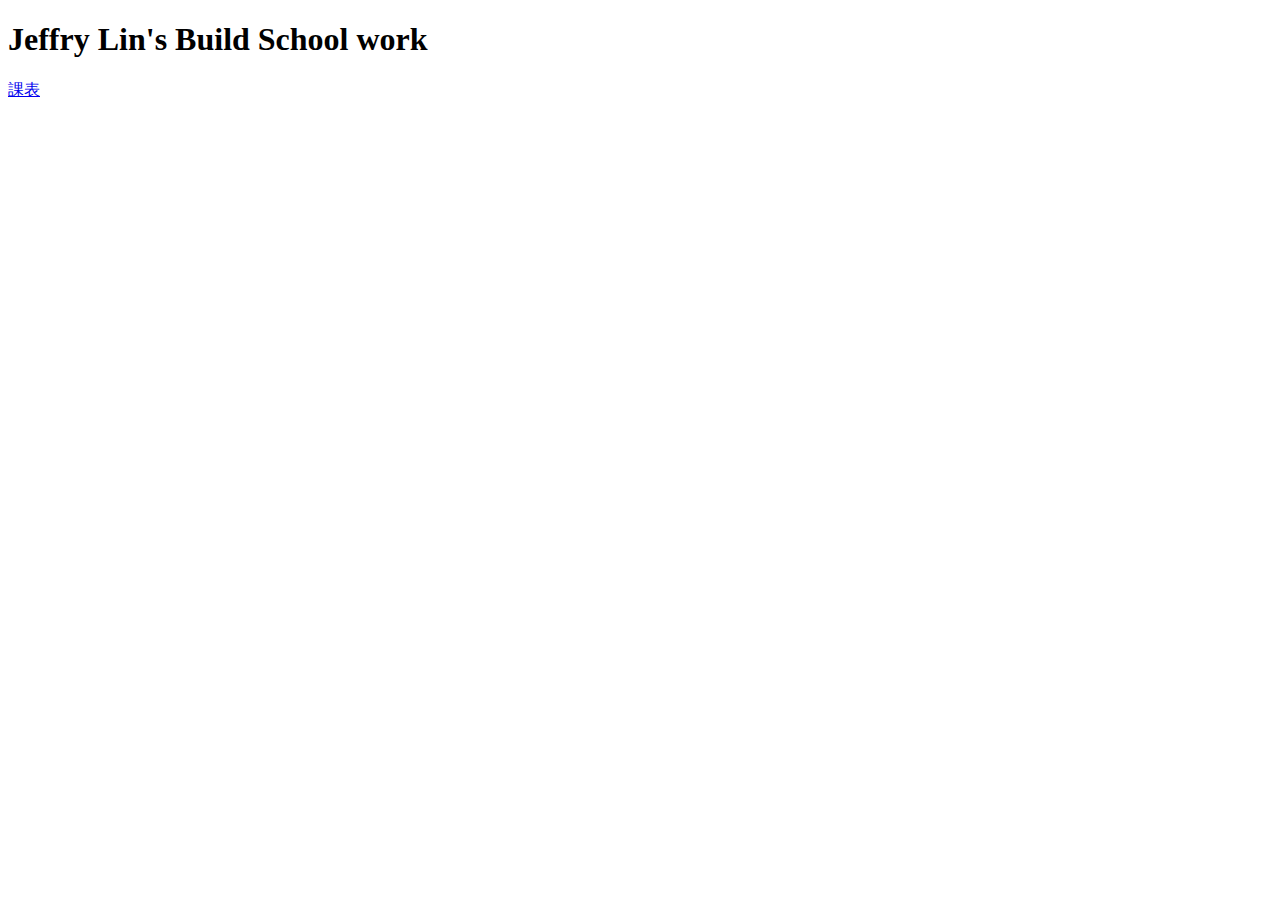
<file: index.html>
<!DOCTYPE html>
<html lang="en">
<head>
    <meta charset="UTF-8">
    <meta http-equiv="X-UA-Compatible" content="IE=edge">
    <meta name="viewport" content="width=, initial-scale=1.0">
    <title>Document</title>
</head>
<body>
    <h1>Jeffry Lin's Build School work</h1>
    <a href="/curriculum.html">課表</a>
</body>
</html>
</file>
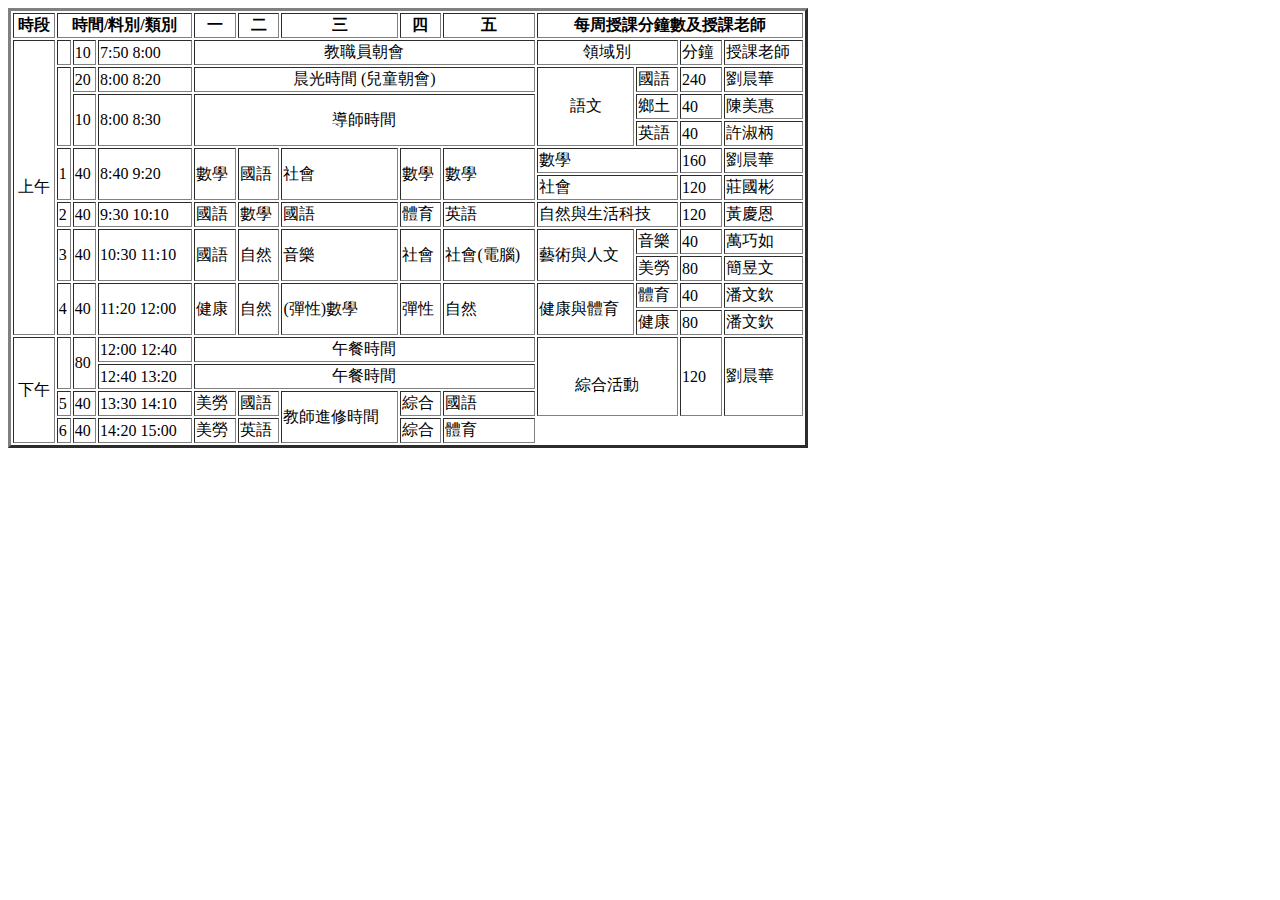
<file: curriculum.html>
<!DOCTYPE html>
<html lang="en">
<head>
    <meta charset="UTF-8">
    <meta http-equiv="X-UA-Compatible" content="IE=edge">
    <meta name="viewport" content="width=device-width, initial-scale=1.0">
    <title>Document</title>
</head>
<table width="800" border="3">
    <thead>
        <th>時段</th>
        <th colspan="3">時間/料別/類別</th>
        <th>一</th>
        <th>二</th>
        <th>三</th>
        <th>四</th>
        <th>五</th>
        <th colspan="4">每周授課分鐘數及授課老師</th>
    </thead>
    <tbody>
        <tr>
            <td rowspan="11" align="center">上午</td>
            <td></td>
            <td>10</td>
            <td>7:50
                8:00
            </td>
            <td colspan="5" align="center">教職員朝會</td>
            <td colspan="2" align="center">領域別</td>
            <td>分鐘</td>
            <td>授課老師</td>
        </tr>

        <tr>
            <td rowspan="3"></td>
            <td>20</td>
            <td>8:00
                8:20
            </td>
            <td colspan="5" align="center">晨光時間
                (兒童朝會)
            </td>
            <td rowspan="3" align="center">語文</td>
            <td>國語</td>
            <td>240</td>
            <td>劉晨華</td>
        </tr>

        <tr>
            <td rowspan="2">10</td>
            <td rowspan="2">8:00
                8:30
            </td>
            <td colspan="5" rowspan="2" align="center">導師時間</td>
            <td>鄉土</td>
            <td>40</td>
            <td>陳美惠</td>
        </tr>
        <tr>
            <td>英語</td>
            <td>40</td>
            <td>許淑柄</td>
        </tr>

        <tr>
            <td rowspan="2">1</td>
            <td rowspan="2">40</td>
            <td rowspan="2">8:40
                9:20
            </td>
            <td rowspan="2">數學</td>
            <td rowspan="2">國語</td>
            <td rowspan="2">社會</td>
            <td rowspan="2">數學</td>
            <td rowspan="2">數學</td>
            <td colspan="2">數學</td>
            <td>160</td>
            <td>劉晨華</td>
        </tr>
            <td colspan="2">社會</td>
            <td>120</td>
            <td>莊國彬</td>

        <tr>
            <td>2</td>
            <td>40</td>
            <td>9:30 10:10</td>
            <td>國語</td>
            <td>數學</td>
            <td>國語</td>
            <td>體育</td>
            <td>英語</td>
            <td colspan="2">自然與生活科技</td>
            <td>120</td>
            <td>黃慶恩</td>
        </tr>

        <tr>
            <td rowspan="2">3</td>
            <td rowspan="2">40</td>
            <td rowspan="2">10:30
                11:10
            </td>
            <td rowspan="2">國語</td>
            <td rowspan="2">自然</td>
            <td rowspan="2">音樂</td>
            <td rowspan="2">社會</td>
            <td rowspan="2">社會(電腦)</td>
            <td rowspan="2">藝術與人文</td>
            <td>音樂</td>
            <td>40</td>
            <td>萬巧如</td>
        </tr>
        <tr>
            <td>美勞</td>
            <td>80</td>
            <td>簡昱文</td>
        </tr>

        <tr>
            <td rowspan="2">4</td>
            <td rowspan="2">40</td>
            <td rowspan="2">11:20
                12:00
            </td>
            <td rowspan="2">健康</td>
            <td rowspan="2">自然</td>
            <td rowspan="2">(彈性)數學</td>
            <td rowspan="2">彈性</td>
            <td rowspan="2">自然</td>
            <td rowspan="2">健康與體育</td>
            <td>體育</td>
            <td>40</td>
            <td>潘文欽</td>
        </tr>
        <tr>
            <td>健康</td>
            <td>80</td>
            <td>潘文欽</td>
        </tr>
    <tr>
            <td rowspan="15" align="center">下午</td>
            <td rowspan="2"></td>
            <td rowspan="2">80</td>
            <td rowspan="1">12:00 12:40</td>
            <td colspan="5" rowspan="1" align="center">午餐時間</td>
            <td colspan="2" rowspan="3" align="center"><br>綜合活動</td>
            <td rowspan="3">120</td>
            <td rowspan="3">劉晨華</td>
        </tr>

        <tr>
            <td rowspan="1">12:40 13:20</td>
            <td rowspan="1" colspan="5" align="center">午餐時間</td>
        </tr>

         <tr>
            <td rowspan="1">5</td>
            <td rowspan="1">40</td>
            <td rowspan="1">13:30
                14:10
            </td>
            <td rowspan="1">美勞</td>
            <td rowspan="1">國語</td>
            <td rowspan="8">教師進修時間</td>
            <td rowspan="1">綜合</td>
            <td rowspan="1">國語</td>
        </tr>   

<tr>
            <td rowspan="1">6</td>
            <td rowspan="1">40</td>
            <td rowspan="1">14:20
                15:00
            </td>
            <td rowspan="1">美勞</td>
            <td rowspan="1">英語</td>
            <td rowspan="1">綜合</td>
            <td rowspan="1">體育</td>
        </tr>

</body>
</html>
</file>
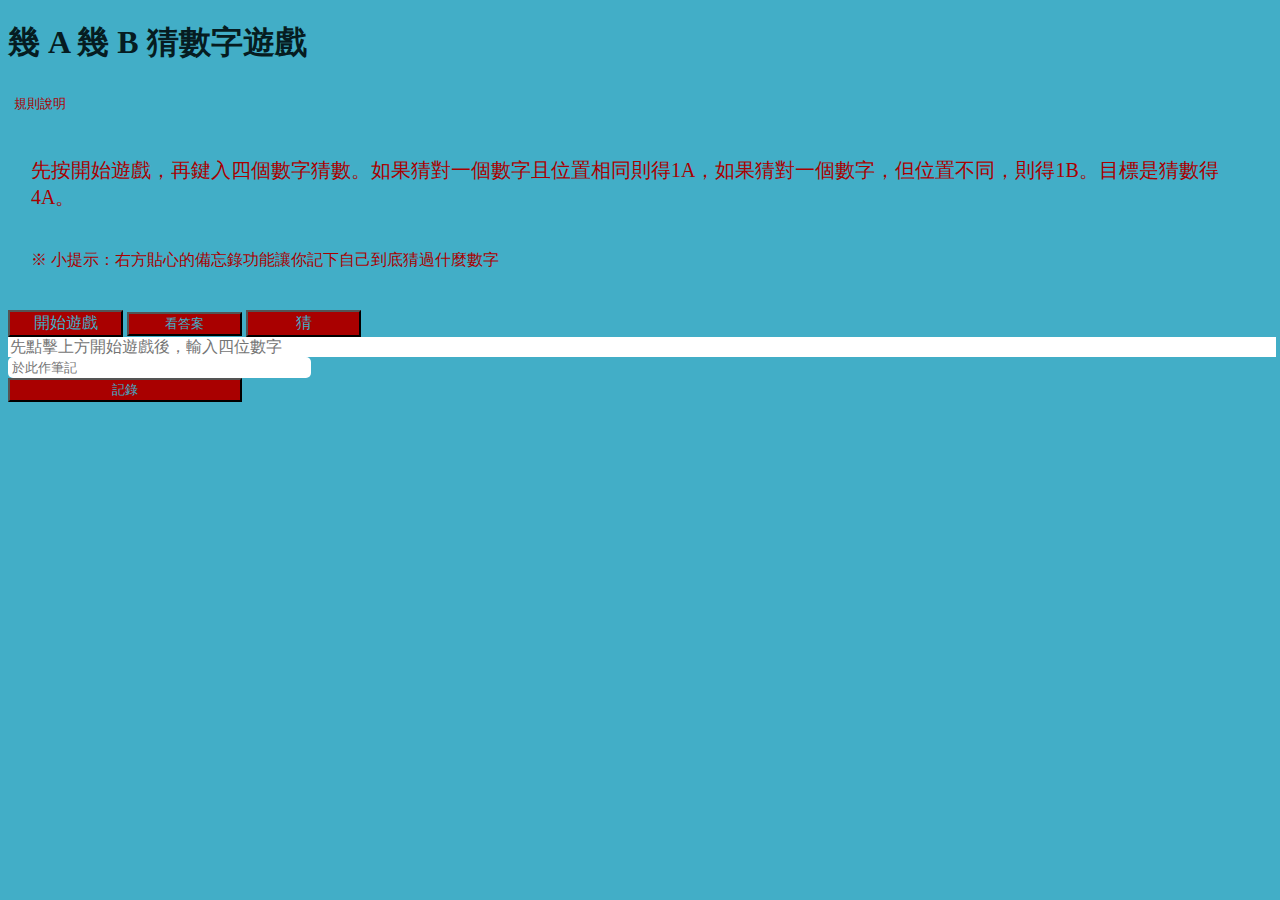
<file: guess_number_ab/guess_number_ab.html>
<!DOCTYPE html>
<html lang="en">

<head>
    <meta charset="utf-8">
    <meta name="viewport" content="width=device-width, initial-scale=1">
    <link href="https://cdn.jsdelivr.net/npm/bootstrap@5.1.3/dist/css/bootstrap.min.css" rel="stylesheet"
        integrity="sha384-1BmE4kWBq78iYhFldvKuhfTAU6auU8tT94WrHftjDbrCEXSU1oBoqyl2QvZ6jIW3" crossorigin="anonymous">
    <title>猜數字遊戲</title>
    <style>
        body {
            background-color: #42aec7;
        }

        .title {
            color: #061c21;
        }

        #list1 .form-control {
            border-color: transparent;
            border-radius: 5px;
            width: 295px;
        }

        #list1 .form-control:focus {
            border-color: transparent;
            box-shadow: none;
        }

        .todo_input {
            width: 260px;
        }

        .card {
            background-color: #42aec7;
            border: 0px none;
        }

        .card-body {
            padding: 0;
        }

        #add_btn {
            background-color: #a90000;
            color: #42aec7;
            width: 234px;
            height: 100%;
        }

        .btn {
            background-color: #a90000;
            color: #42aec7;
            width: 115px;
        }

        #list1 .select-input.form-control[readonly]:not([disabled]) {
            background-color: #a90000;
        }

        .accordion-item .accordion-button {
            background-color: #42aec7;
            color: #a90000;
            border: none;
        }

        .accordion-body {
            padding: 0px;
        }

        #accordionPanelsStayOpenExample {
            background-color: #42aec7;
            color: #a90000;
            border: none;
        }

        .rule {
            background-color: #42aec7;
            color: #a90000;
            font-size: 20px;
            padding: 23px 23px 23px 23px;
            margin: 0;
        }

        .hint {
            color: #a90000;
            font-size: 16px;
            padding: 0px 23px 23px 23px;
        }

        #input_column {
            font-size: 16px;
            width: 100%;
            border: none;
        }

        #guess_btn {
            font-size: 16px;
        }

        .left_area {
            background-color: #42aec7;
            border-radius: .75rem
        }

        .right_area {
            background-color: #1b1908;
            border-radius: .75rem
        }

        #start_btn {
            font-size: 16px;
        }

        .game_area {
            width: 415px;
            height: 40px;
        }
    </style>
</head>

<body>
    <div class="d-flex justify-content-around">
        <div class="row m-3">
            <h1 class="title">幾 A 幾 B 猜數字遊戲</h1>
        </div>
    </div>
    <div class="container d-flex justify-content-between">
        <div class="row w-50 left_area">
            <div>

                <div class="accordion" id="accordionPanelsStayOpenExample">
                    <div class="accordion-item">
                        <h2 class="accordion-header" id="panelsStayOpen-headingOne">
                            <button class="accordion-button" type="button" data-bs-toggle="collapse"
                                data-bs-target="#panelsStayOpen-collapseOne" aria-expanded="false"
                                aria-controls="panelsStayOpen-collapseOne">
                                規則說明
                            </button>
                        </h2>
                        <div id="panelsStayOpen-collapseOne" class="accordion-collapse collapse"
                            aria-labelledby="panelsStayOpen-headingOne">
                            <div class="accordion-body">
                                <p class="rule">先按開始遊戲，再鍵入四個數字猜數。如果猜對一個數字且位置相同則得1A，如果猜對一個數字，但位置不同，則得1B。目標是猜數得4A。
                                </p>
                            </div>
                        </div>
                    </div>
                </div>
                <p class="hint">
                    ※ 小提示：右方貼心的備忘錄功能讓你記下自己到底猜過什麼數字
                </p>
                <div class="start_answer d-flex justify-content-between mb-3">
                    <button id="start_btn" class="btn">開始遊戲</button>
                    <button id="answer_btn" class="btn">看答案</button>
                    <button id="guess_btn" class="btn">猜</button>
                </div>
                <input id="input_column" type="text" placeholder="先點擊上方開始遊戲後，輸入四位數字">
            </div>
        </div>
        <div class="row w-50 right_area">
            <div class="card" id="list1">
                <div class="card-body">
                    <div class="pb-2">
                        <div class="card">
                            <div class="card-body">
                                <div class="d-flex justify-content-between">
                                    <input type="text" class="todo_input form-control form-control-lg"
                                        id="exampleFormControlInput1" placeholder="於此作筆記">
                                    <!-- <a href="#!" data-mdb-toggle="tooltip" title="Set due date"><i
                                            class="fas fa-calendar-alt fa-lg me-3"></i></a> -->
                                    <div>
                                        <button type="button" id="add_btn" class="btn">記錄</button>
                                    </div>
                                </div>
                            </div>
                        </div>
                    </div>
                    <div class="todo_wrap">
                        <div class="todo_div d-flex justify-content-between">
                            <input type="text" id="todo_input" class="form-control"
                                aria-label="Text input with checkbox">
                            <button type="button" id="edit_btn"
                                class="btn btn-primary p-3 mb-2 bg-warning text-dark">編輯</button>
                            <button type="button" id="delete_btn"
                                class="btn btn-primary p-3 mb-2 bg-danger text-white">刪除</button>
                        </div>
                    </div>
                </div>
            </div>
        </div>
    </div>

    <script src="https://cdn.jsdelivr.net/npm/bootstrap@5.1.3/dist/js/bootstrap.bundle.min.js"
        integrity="sha384-ka7Sk0Gln4gmtz2MlQnikT1wXgYsOg+OMhuP+IlRH9sENBO0LRn5q+8nbTov4+1p"
        crossorigin="anonymous"></script>
    <script>
        const add_btn = document.querySelector('#add_btn')
        const todo_input = document.querySelector('.todo_input')
        const todoWrap = document.querySelector('.todo_wrap')
        let todolist = [] //先在全域宣告一個空的todolist 便於從localstorage裡面取資料放進來

        window.onload = function () {
            load_to_do_list() //每次載入網頁時, 同時啟動localstorage
        }

        add_btn.addEventListener('click', addtodo) //按下去後啟動addtodo這個function
        function addtodo(event) {
            let input_value = { title: todo_input.value }
            if (todo_input.value != "") {   //輸入值不可為空
                todolist.push(input_value)
                localStorage.setItem("datalist", JSON.stringify(todolist))
                load_to_do_list()
                todo_input.value = "" //每次輸入完存到localstorage後清空input裡的東西
            }
        }

        function edit_btnfn(ii, nowinput) { //其實可以給i就好,但為避免跟下面的i混淆,所以給ii
            todolist = JSON.parse(localStorage.getItem('datalist'))
            todolist[ii].title = nowinput
            localStorage.setItem("datalist", JSON.stringify(todolist)) //update最新資料onto localStorage
            load_to_do_list()
        }

        function delete_btnfn(ii) {
            todolist.splice(ii, 1)
            console.log(todolist)
            localStorage.setItem("datalist", JSON.stringify(todolist)) //update最新資料onto localStorage
            load_to_do_list()
        }

        function addtodolist(d, i) //d = data, i = index
        {
            const todo_wrap = document.createElement('div')
            todo_wrap.classList.add('todo_wrap', 'd-flex', 'justify-content-evenly')
            const todo_div = document.createElement('div')
            todo_div.classList.add('todo_div', 'd-flex', 'justify-content-between', 'mb-3')

            const show_input = document.createElement('input')
            show_input.classList.add('form-control', 'show_input')
            show_input.type = 'text'
            show_input.value = d.title
            show_input.disabled = true
            todo_div.append(show_input)

            const edit_btn = document.createElement('button')
            edit_btn.classList.add('btn')
            edit_btn.id = `edit_btn_${i}` //以i作為索引, 我要編輯第 i 筆資料
            edit_btn.type = 'button'
            edit_btn.innerText = '編輯'
            edit_btn.addEventListener('click', () => {
                if (edit_btn.innerText == '編輯') //如果現在顯示的狀態是Edit
                {
                    show_input.disabled = false //也就是show_input.able = true
                    edit_btn.innerText = '儲存' //編輯按鈕的上的狀態從 Edit => Save
                    edit_btn.setAttribute('class', 'btn btn-success')
                }
                else {
                    show_input.disabled = true
                    edit_btn.innerText = '編輯'
                    edit_btn.setAttribute('class', 'btn btn-warning')
                    edit_btnfn(i, show_input.value)
                }
            })
            todo_div.append(edit_btn)

            const delete_btn = document.createElement('button')
            delete_btn.classList.add('btn')
            delete_btn.id = `delete_btn`
            delete_btn.type = 'button'
            delete_btn.innerText = '刪除'
            delete_btn.addEventListener('click', () => { delete_btnfn(i) })
            todo_div.append(delete_btn)
            todoWrap.append(todo_div)
        }

        function load_to_do_list() {
            todolist = JSON.parse(localStorage.getItem('datalist'))
            // console.log(todolist);
            todoWrap.innerHTML = ""
            if (todolist != null)    //給todolist一個空值, 如果todolist不是空值, 將資料逐筆迭代出來然後裝進addtodolist
            {
                todolist.forEach((data, index) => {
                    addtodolist(data, index)
                })
            }
            console.log(addtodolist)
        }

        let answer = [];
        document.getElementById('start_btn').onclick = function gameStarted() {
            let input_column = document.getElementById('input_column')
            let pool = ["0", "1", "2", "3", "4", "5", "6", "7", "8", "9"]
            if (answer.length > 0) {
                answer.splice(0, answer.length)
            }
            for (let i = 0; i < 4; i++) {
                let index = Math.floor(Math.random() * (pool.length))
                answer.push(pool[index])
                pool.splice(index, 1)
            }
        }

        document.getElementById('guess_btn').onclick = function guess() {
            let a = 0
            let b = 0
            if (answer == '') {
                alert('請先按遊戲開始')
            } else {
                input_column.value.split("").forEach((num, idx) => {
                    let index = answer.indexOf(num)
                    if (index != -1) {
                        if (index == idx) {
                            a++;
                        } else {
                            b++;
                        }
                    }
                });
                alert(`${a}A ${b}B`)
            }
        }

        document.getElementById('answer_btn').onclick = function getAnswer() {
            if (answer == '') {
                alert('請先按遊戲開始')
            } else {
                alert(`答案揭曉： ${answer.join('')}`)
            }
        }
    </script>
</body>

</html>
</file>
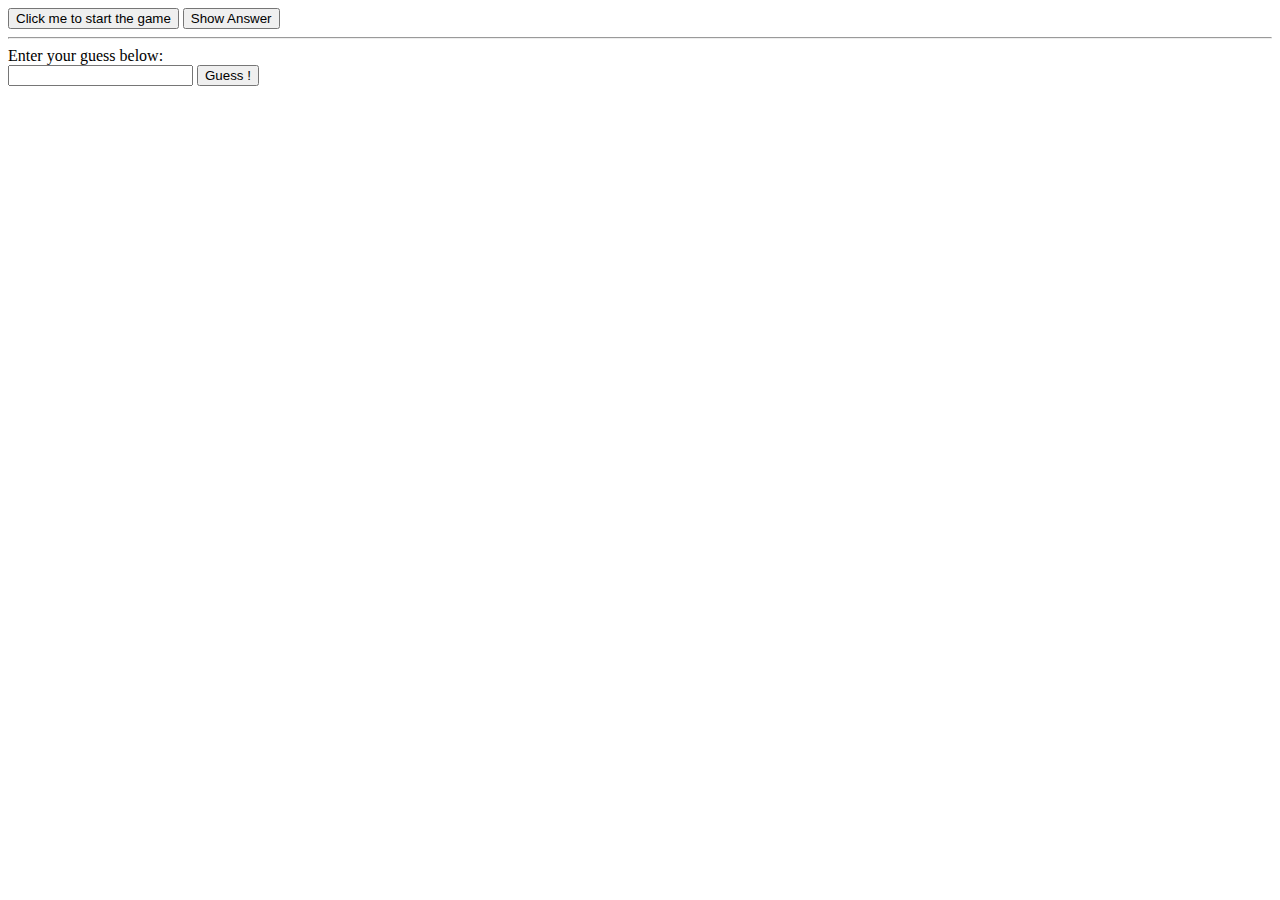
<file: guess_number_ab/guessNumber_ab.html>
<!DOCTYPE html>
<html lang="en">

<head>
    <meta charset="UTF-8">
    <meta http-equiv="X-UA-Compatible" content="IE=edge">
    <meta name="viewport" content="width=device-width, initial-scale=1.0">
    <title>Document</title>
</head>

<body>
    <div class="buttons">
        <button id="start_btn">Click me to start the game</button>
        <button id="answer_btn">Show Answer</button>
    </div>
    <hr>
    <div>Enter your guess below: </div>
    <input id="input_column" type="text">
    <button id="guess_btn">Guess !</button>

    <script>

        let answer = [];
        document.getElementById('start_btn').onclick = function gameStarted() {
            let input_column = document.getElementById('input_column')
            let pool = ["0", "1", "2", "3", "4", "5", "6", "7", "8", "9"]
            if (answer.length > 0) {
                answer.splice(0,answer.length)}
            for (let i = 0; i < 4; i++) {
                let index = Math.floor(Math.random() * (pool.length))
                answer.push(pool[index])
                pool.splice(index, 1)

                // function getRandom(min, max) {
                //     return Math.floor(Math.random() * (max - min) + min)
                // }
            }
        }

        document.getElementById('guess_btn').onclick = function guess() {
            let a = 0
            let b = 0
            input_column.value.split("").forEach((num, idx) => {
                let index = answer.indexOf(num)
                if (index != -1) {
                    if (index == idx) {
                        a++;
                    } else {
                        b++;
                    }
                }
            });
            alert(`${a}a ${b}b`)
        }

        document.getElementById('answer_btn').onclick = function getAnswer() {
            // console.log(answer) => output : ['6', '2', '1', '8']
            // answer.forEach(x => console.log(x));
            alert(`Answer is ${answer.join('')}`) //  => output : 6218
        }

    </script>
</body>
</html>
</file>
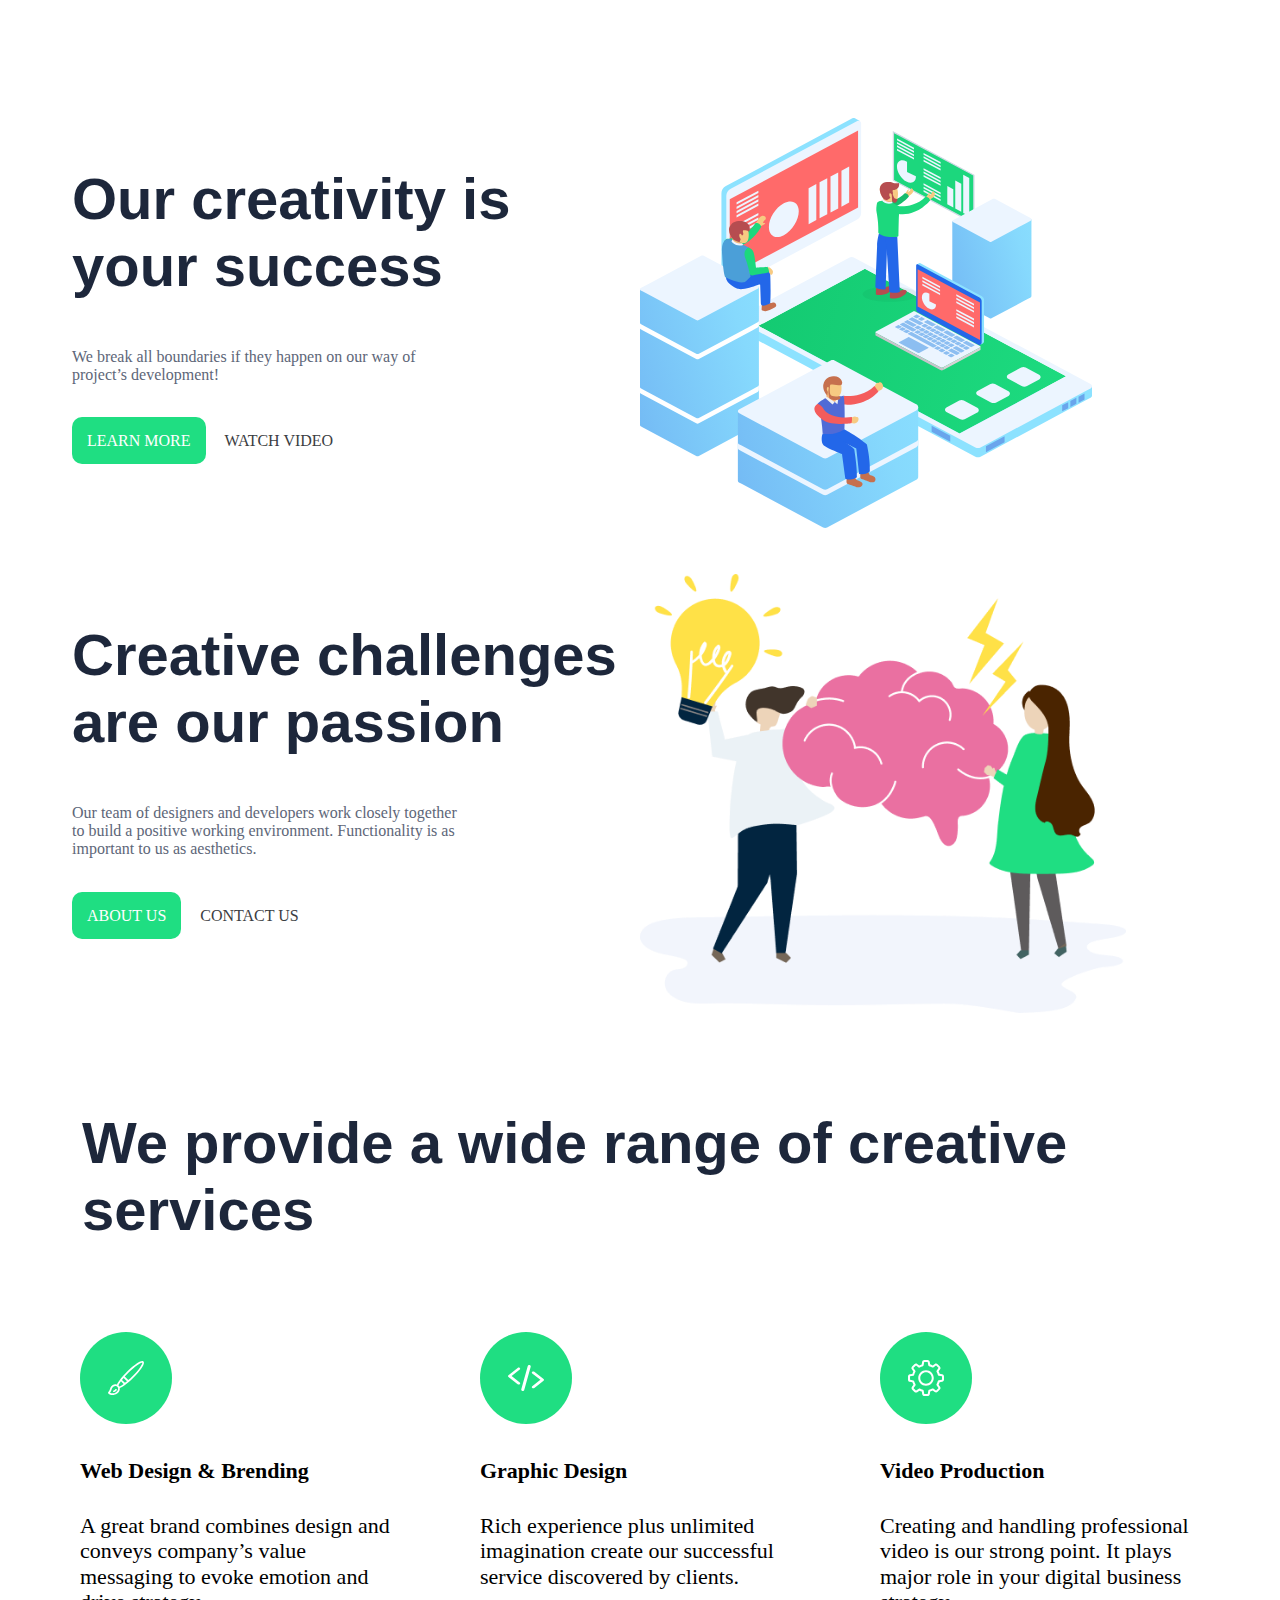
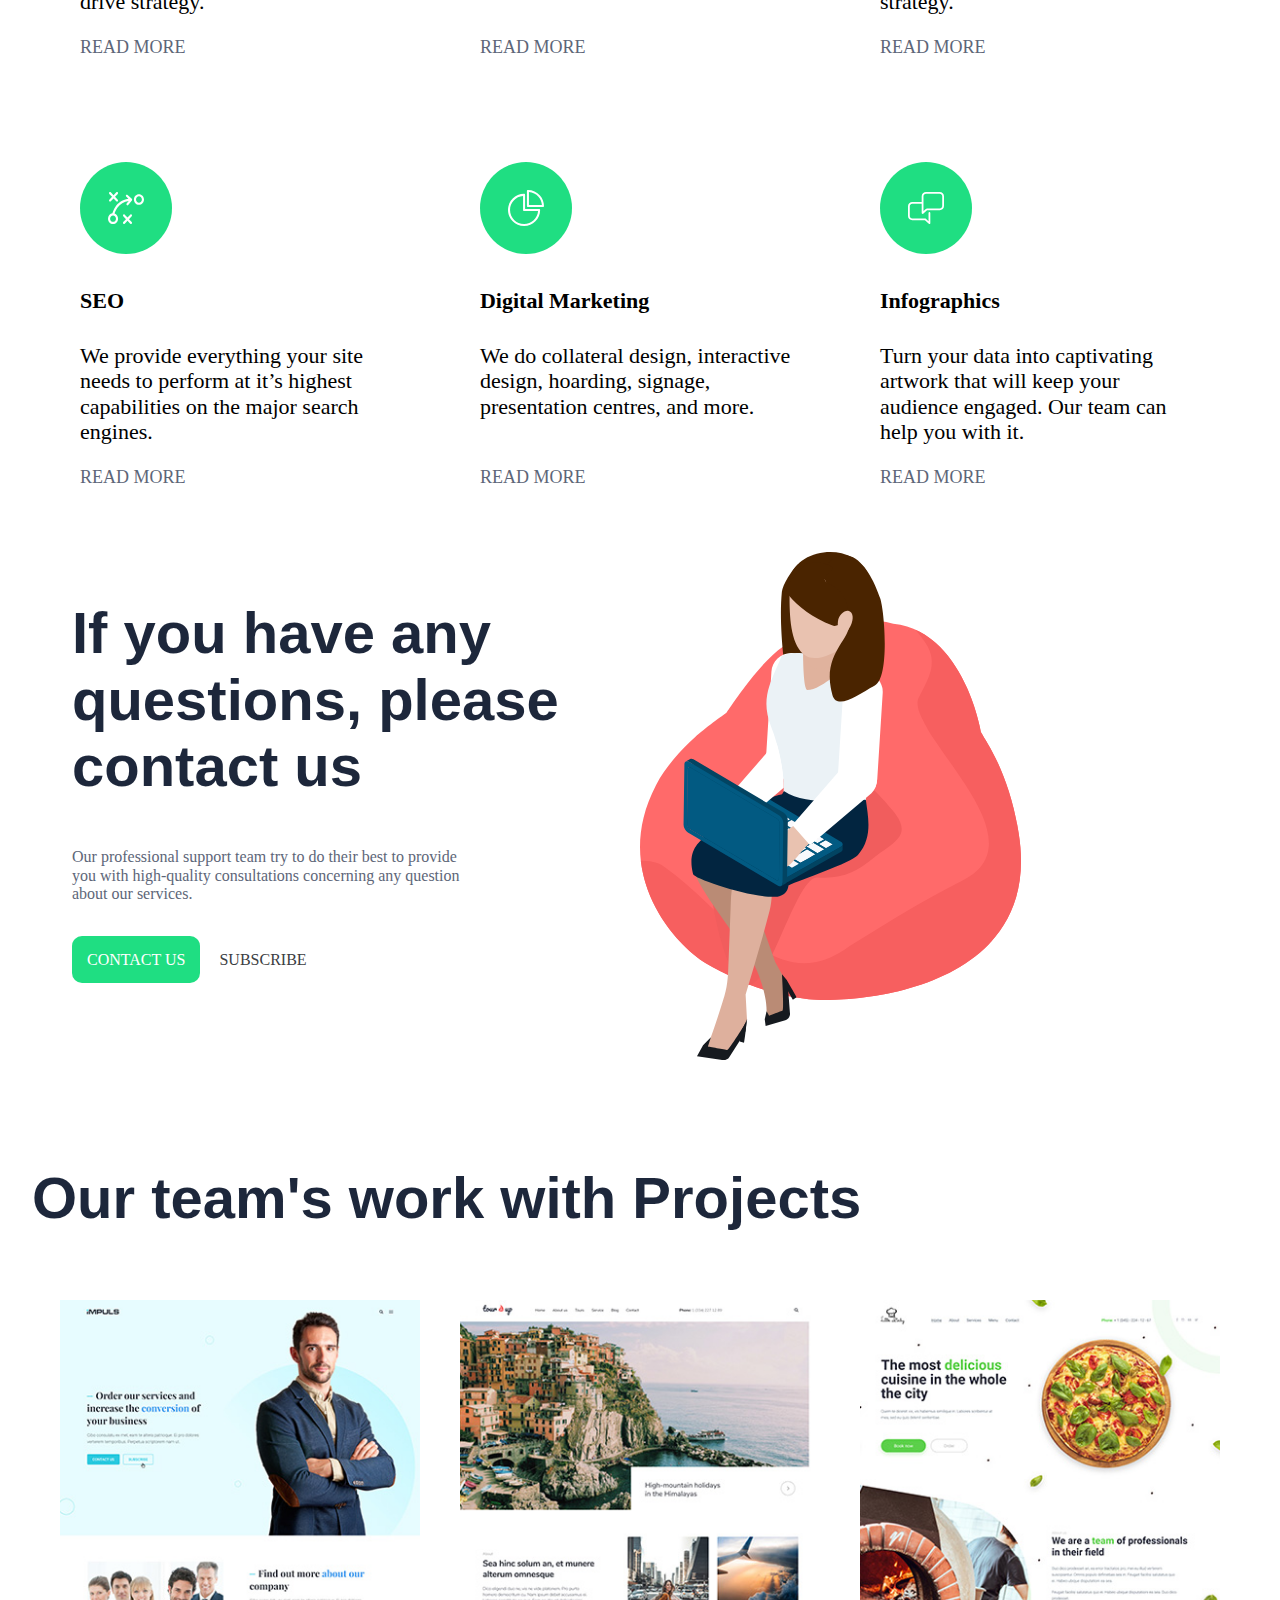
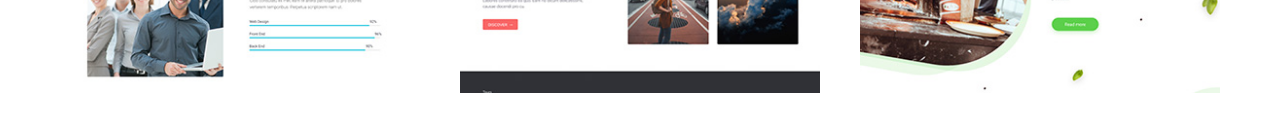
<file: MAIKON/MAIKON.html>
<!DOCTYPE html>
<html lang="en">
<head>
    <meta charset="UTF-8">
    <meta http-equiv="X-UA-Compatible" content="IE=edge">
    <meta name="viewport" content="width=device-width, initial-scale=1.0">
    <title>MAIKON</title>
    <link rel="stylesheet" href="style.css">
    <link rel="stylesheet" href="normalize.css">
    <link rel="stylesheet" href="grid.css">
</head>
<body>
    <!-- <header class="navigation" >
        <section class="container">
            <div class="row nav-row">
                <div class="logo">
                    <a href="#"><img src="./photos/MAIKON.webp"></a>
                </div>
                <nav class="nav-bar">
                    <a class="link" href="#">Home</a>
                    <a class="link" href="#">About</a>
                    <a class="link" href="#">Services</a>
                    <a class="link" href="#">Team</a>
                    <a class="link" href="#">Case studio</a>
                    <a class="link" href="#">Contacts</a>
                </nav>
                <div class="subscribe">
                    <a href="#">SUBSCRIBE</a>
                </div>
            </div>
        </section>
    </header> -->
    <div class="features">
        <div class="container">
            <div class="row">
                <div class="left-content col-12 col-md-6">
                    <div class="content-title">
                        <h2>Our creativity is your success</h2>
                    </div>
                    <div class="content-paragraph">
                        <p>We break all boundaries if they happen on our way of project’s development!</p>
                    </div>
                    <div class="btn-column">
                        <a class="green-btn" href="#">LEARN MORE</a>
                        <a class="green-btn" href="#">WATCH VIDEO</a>
                    </div>
                </div>
                <div class="right-content col-12 col-md-6">
                    <img src="./photos/4ppl.svg">
                </div>
            </div>
            <div class="row">
                <div class="left-content col-12 col-md-6">
                    <div class="content-title">
                        <h2>Creative challenges are our passion</h2>
                    </div>
                    <div class="content-paragraph">
                        <p>Our team of designers and developers work closely together to build a positive working environment. Functionality is as important to us as aesthetics.</p>
                    </div>
                    <div class="btn-column">
                        <a class="green-btn" href="#">ABOUT US</a>
                        <a class="green-btn" href="#">CONTACT US</a>
                    </div>
                </div>
                <div class="right-content col-12 col-md-6">
                    <img src="./photos/2ppl.webp">
                </div>
            </div>
        </div>
    </div>
    <div class="first-banner">
        
    </div>
    <div class="container">
        <div class="content-title">
            <h2>We provide a wide range of creative services</h2>
        </div>
        <div class="six-elements">
            <div class="row">
                <div class="element col-12 col-md-4">
                    <div class="round-pic">
                        <img src="./photos/Web Design & Brending.svg">
                    </div>
                    <h4>Web Design & Brending</h4>
                    <div class="element-content">
                        <p>A great brand combines design and conveys company’s value messaging to evoke emotion and
                            drive strategy.</p>
                    </div>
                    <a href="#">READ MORE</a>
                </div>
                <div class="element col-12 col-md-4">
                    <div class="round-pic">
                        <img src="./photos/Graphic Design.svg">
                    </div>
                    <h4>Graphic Design</h4>
                    <div class="element-content">
                        <p>Rich experience plus unlimited imagination create our successful service discovered by
                            clients.</p>
                    </div>
                    <a href="#">READ MORE</a>
                </div>
                <div class="element col-12 col-md-4">
                    <div class="round-pic">
                        <img src="./photos/Video Production.svg">
                    </div>
                    <h4>Video Production</h4>
                    <div class="element-content">
                        <p>Creating and handling professional video is our strong point. It plays major role in your
                            digital business strategy.</p>
                    </div>
                    <a href="#">READ MORE</a>
                </div>
            </div>
            <div class="row">
                <div class="element col-12 col-md-4">
                    <div class="round-pic">
                        <img src="./photos/SEO.svg">
                    </div>
                    <h4>SEO</h4>
                    <div class="element-content">
                        <p>We provide everything your site needs to perform at it’s highest capabilities on the
                            major search engines.</p>
                    </div>
                    <a href="#">READ MORE</a>
                </div>
                <div class="element col-12 col-md-4">
                    <div class="round-pic">
                        <img src="./photos/Digital Marketing.svg">
                    </div>
                    <h4>Digital Marketing</h4>
                    <div class="element-content">
                        <p>We do collateral design, interactive design, hoarding, signage, presentation centres, and
                            more.</p>
                    </div>
                    <a href="#">READ MORE</a>
                </div>
                <div class="element col-12 col-md-4">
                    <div class="round-pic">
                        <img src="./photos/Infographics.svg">
                    </div>
                    <h4>Infographics</h4>
                    <div class="element-content">
                        <p>Turn your data into captivating artwork that will keep your audience engaged. Our team
                            can help you with it.</p>
                    </div>
                    <a href="#">READ MORE</a>
                </div>
            </div>
        </div>
    </div>
    <div class="container">
        <div class="row">
            <div class="left-content col-12 col-md-6">
                <div class="content-title">
                    <h2>If you have any questions, please contact us</h2>
                </div>
                <div class="content-paragraph">
                    <p>Our professional support team try to do their best to provide you with high-quality
                        consultations concerning any question about our services.</p>
                </div>
                <div class="btn-column">
                    <a class="green-btn" href="#">CONTACT US</a>
                    <a class="green-btn" href="#">SUBSCRIBE</a>
                </div>
            </div>
            <div class="right-content col-12 col-md-6">
                <img src="./photos/women-using-latop.svg">
            </div>
        </div>
    </div>
        <!-- <div class="step-container">
            <div class="step-row">
                <div class="step-num col-12 col-md-5">
                    <img src="./photos/number-01.svg">
                </div>
                <div class="step-content col-12 col-md-3">
                    <h4>Meeting With The Customer</h4>
                    <p>The first meeting is very import to form contact and discuss the main ideas of the project.</p>
                </div>
                <div class="step-pic col-12 col-md-5">
                    <img src="./photos/meetingPPL.svg">
                </div>
            </div>
            <div class="step-row row">
                <h4>We Consider And Analyze The Work Plan</h4>
                <p>When we understand the main eideas, we proceed to discussing the work plan and analyzing it.</p>
                <img src="./photos/We Consider And Analyze The Work Plan.svg">
            </div>
            <div class="step-row row">
                <h4>Work Hard On The Project</h4>
                <p>Our professional team start to handle with your project and embody the conception of the project.</p>
            </div>
            <div class="step-row row">
                <h4>Once Again We Analyze And Check Everything</h4>
                <p>We meet, analyze and check the done work and make needed corrections.</p>
            </div>
            <div class="step-row row">
                <h4>We Finish The Work And Give It To The Customer</h4>
                <p>The project is ready and we give it to the customer. Also we ask for the feedback from the customer.</p>
            </div>
        </div> -->
    <div class="container-project">
        <div class="content-title">
            <h2>Our team's work with Projects</h2>
        </div>
        <div class="container">
            <div class="row">
                <div class="project-pic col-12 col-md-4">
                    <img src="./photos/project-single-1.jpg">
                </div>
                <div class="project-pic col-12 col-md-4">
                    <img src="./photos/island.jpg">
                </div>
                <div class="project-pic col-12 col-md-4">
                    <img src="./photos/pizza.jpg">
                </div>
            </div>
        </div>
    </div>
</body>
</html>
</file>
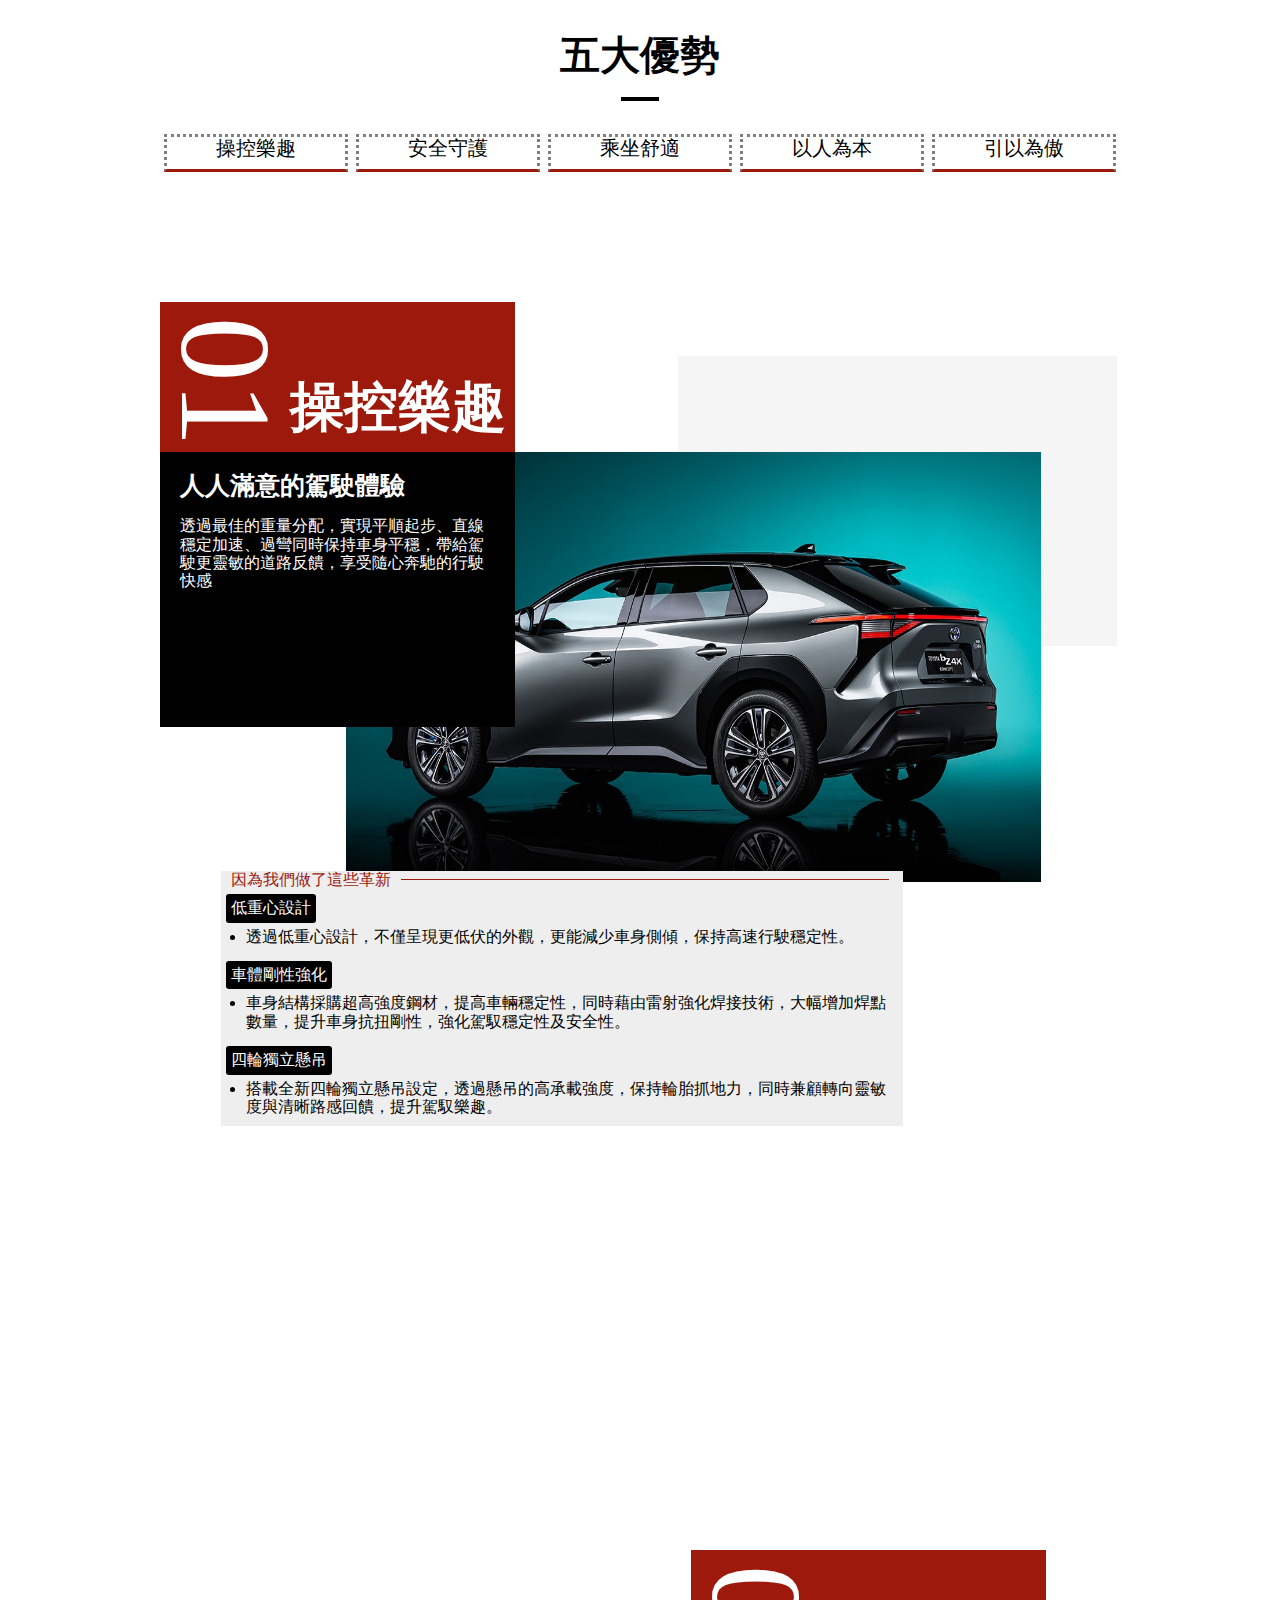
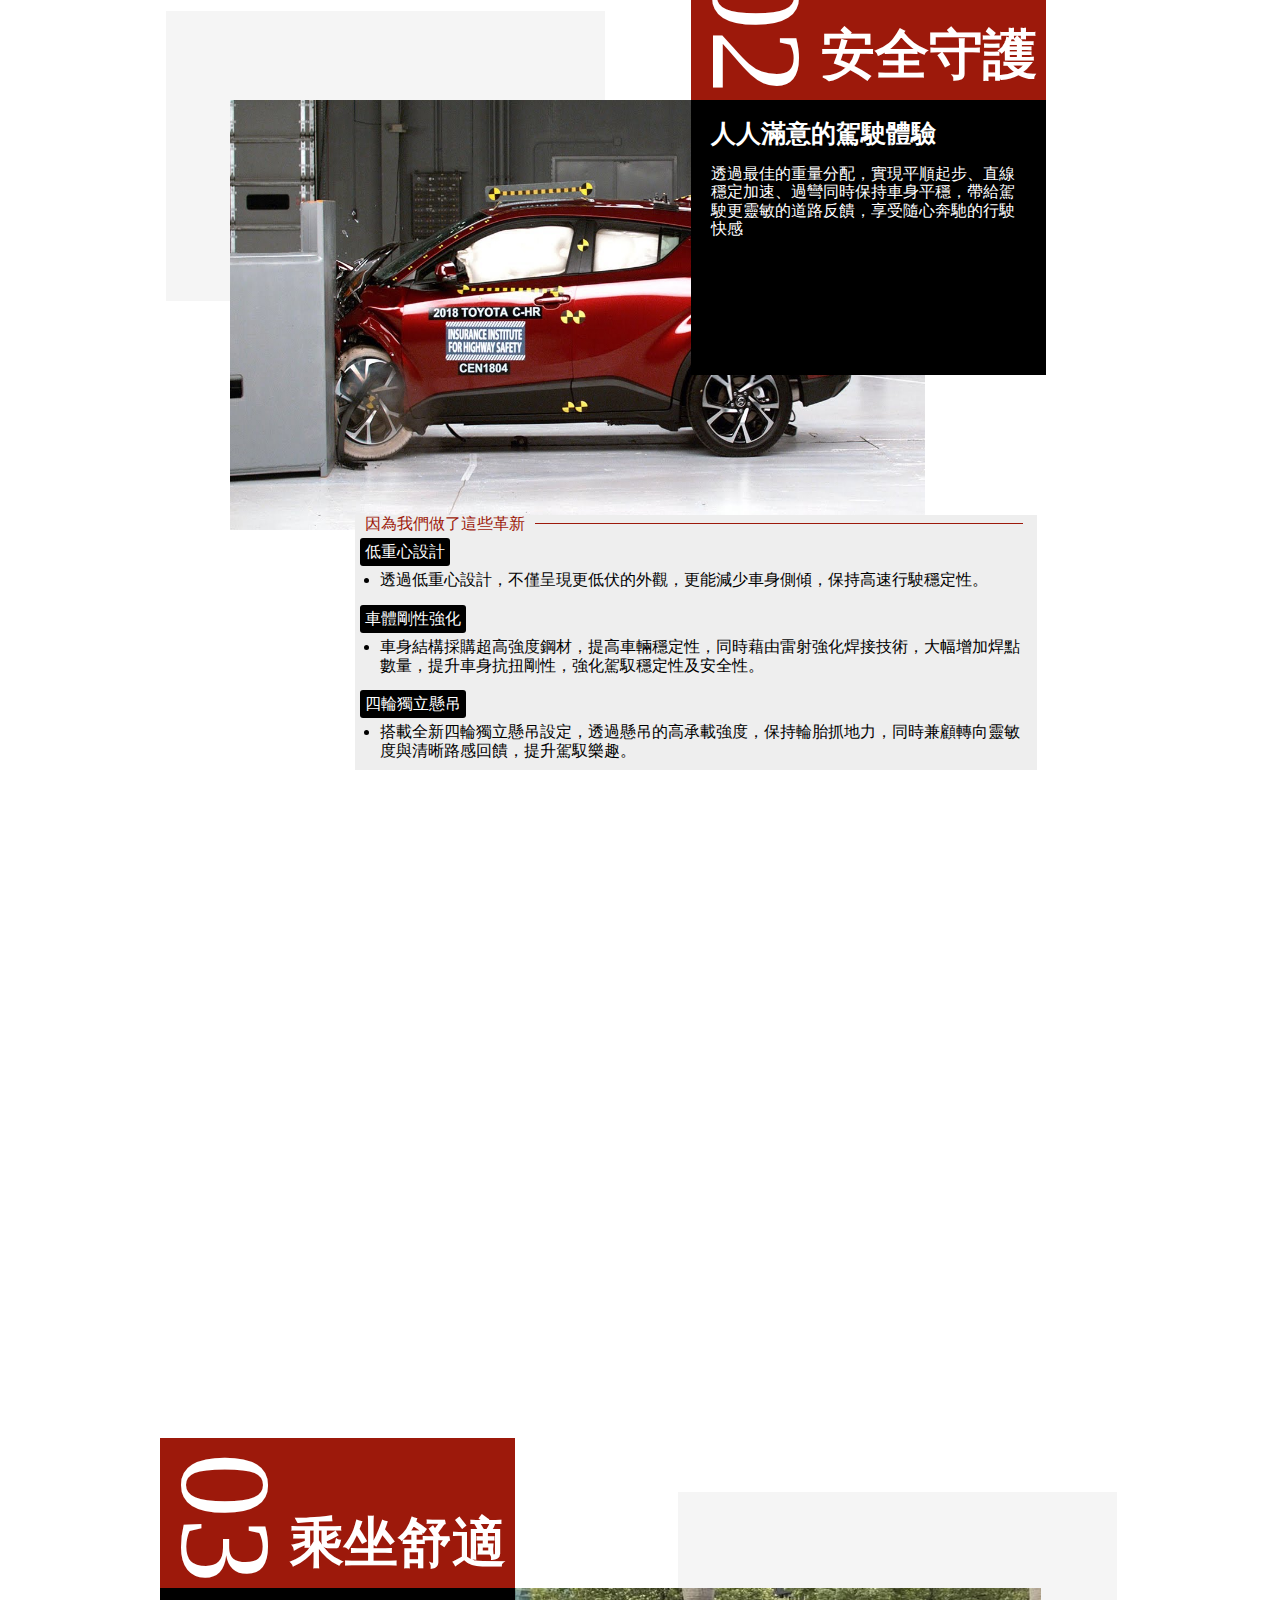
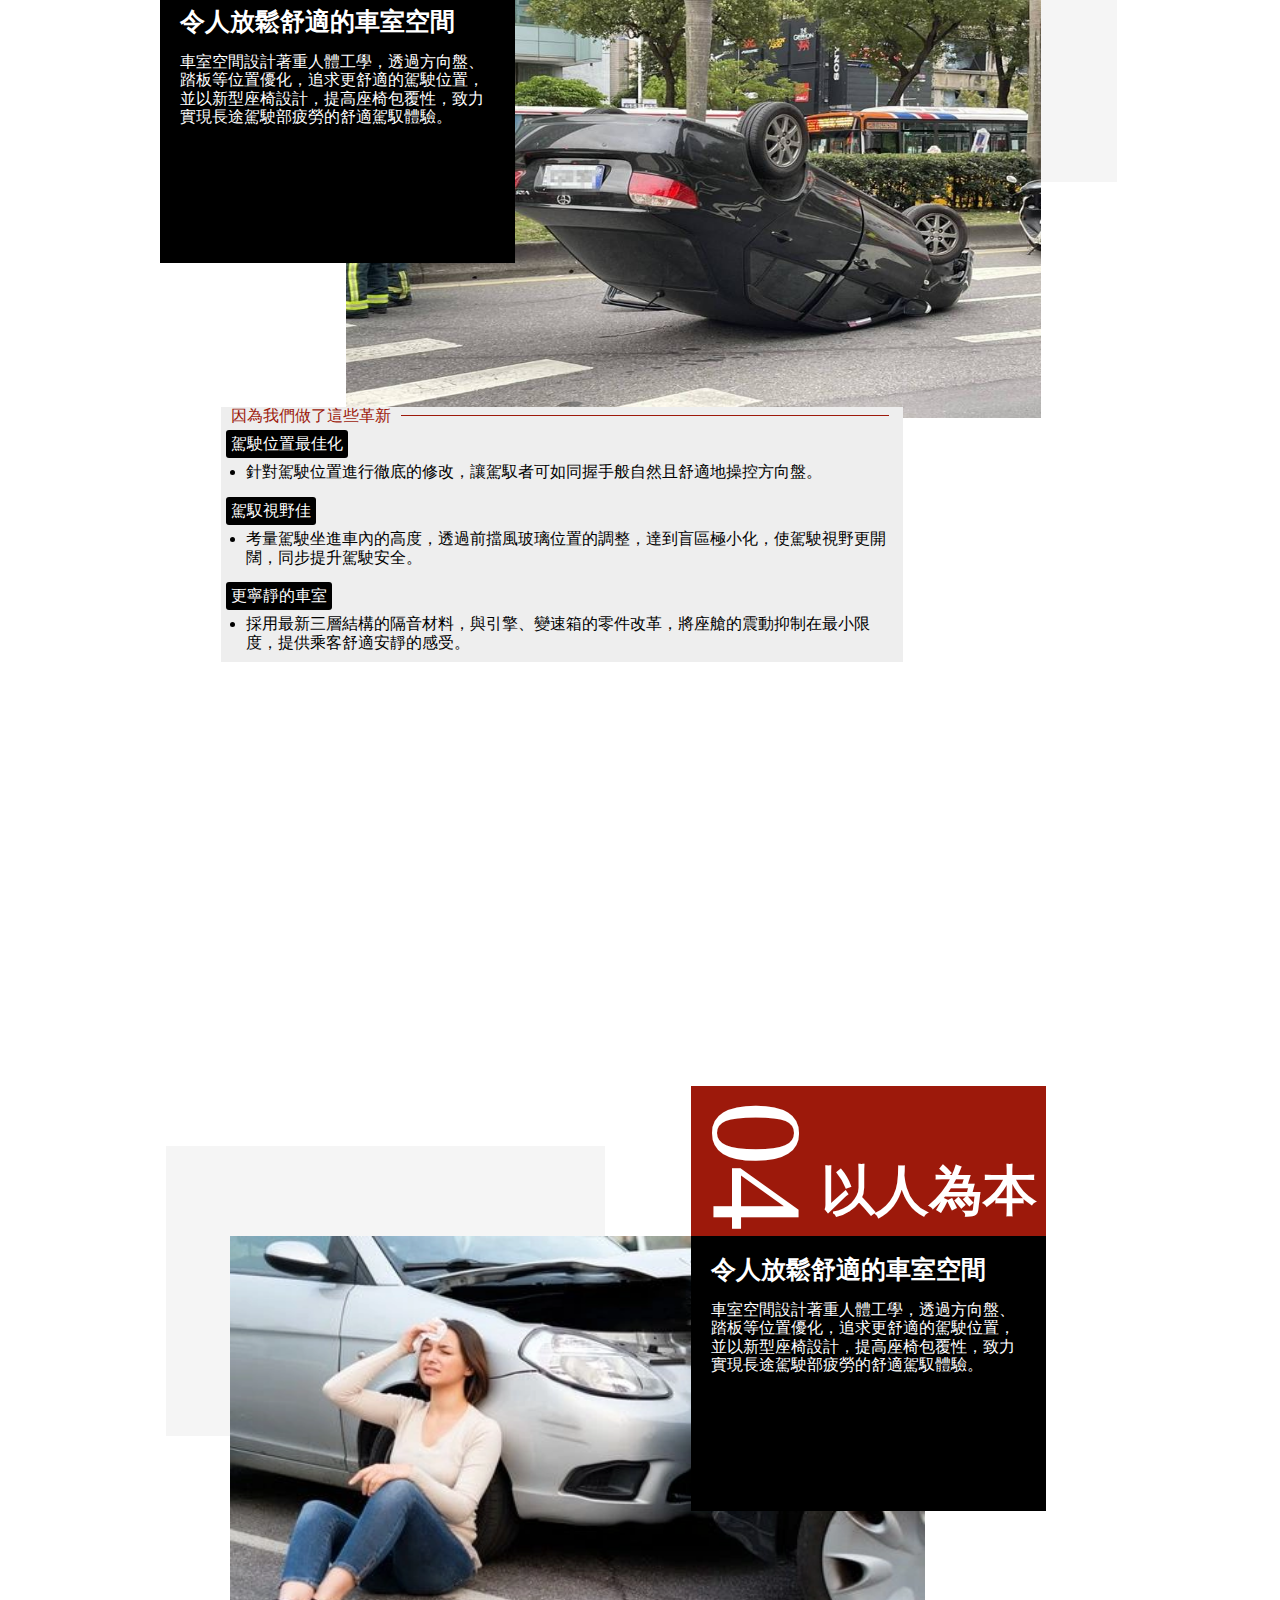
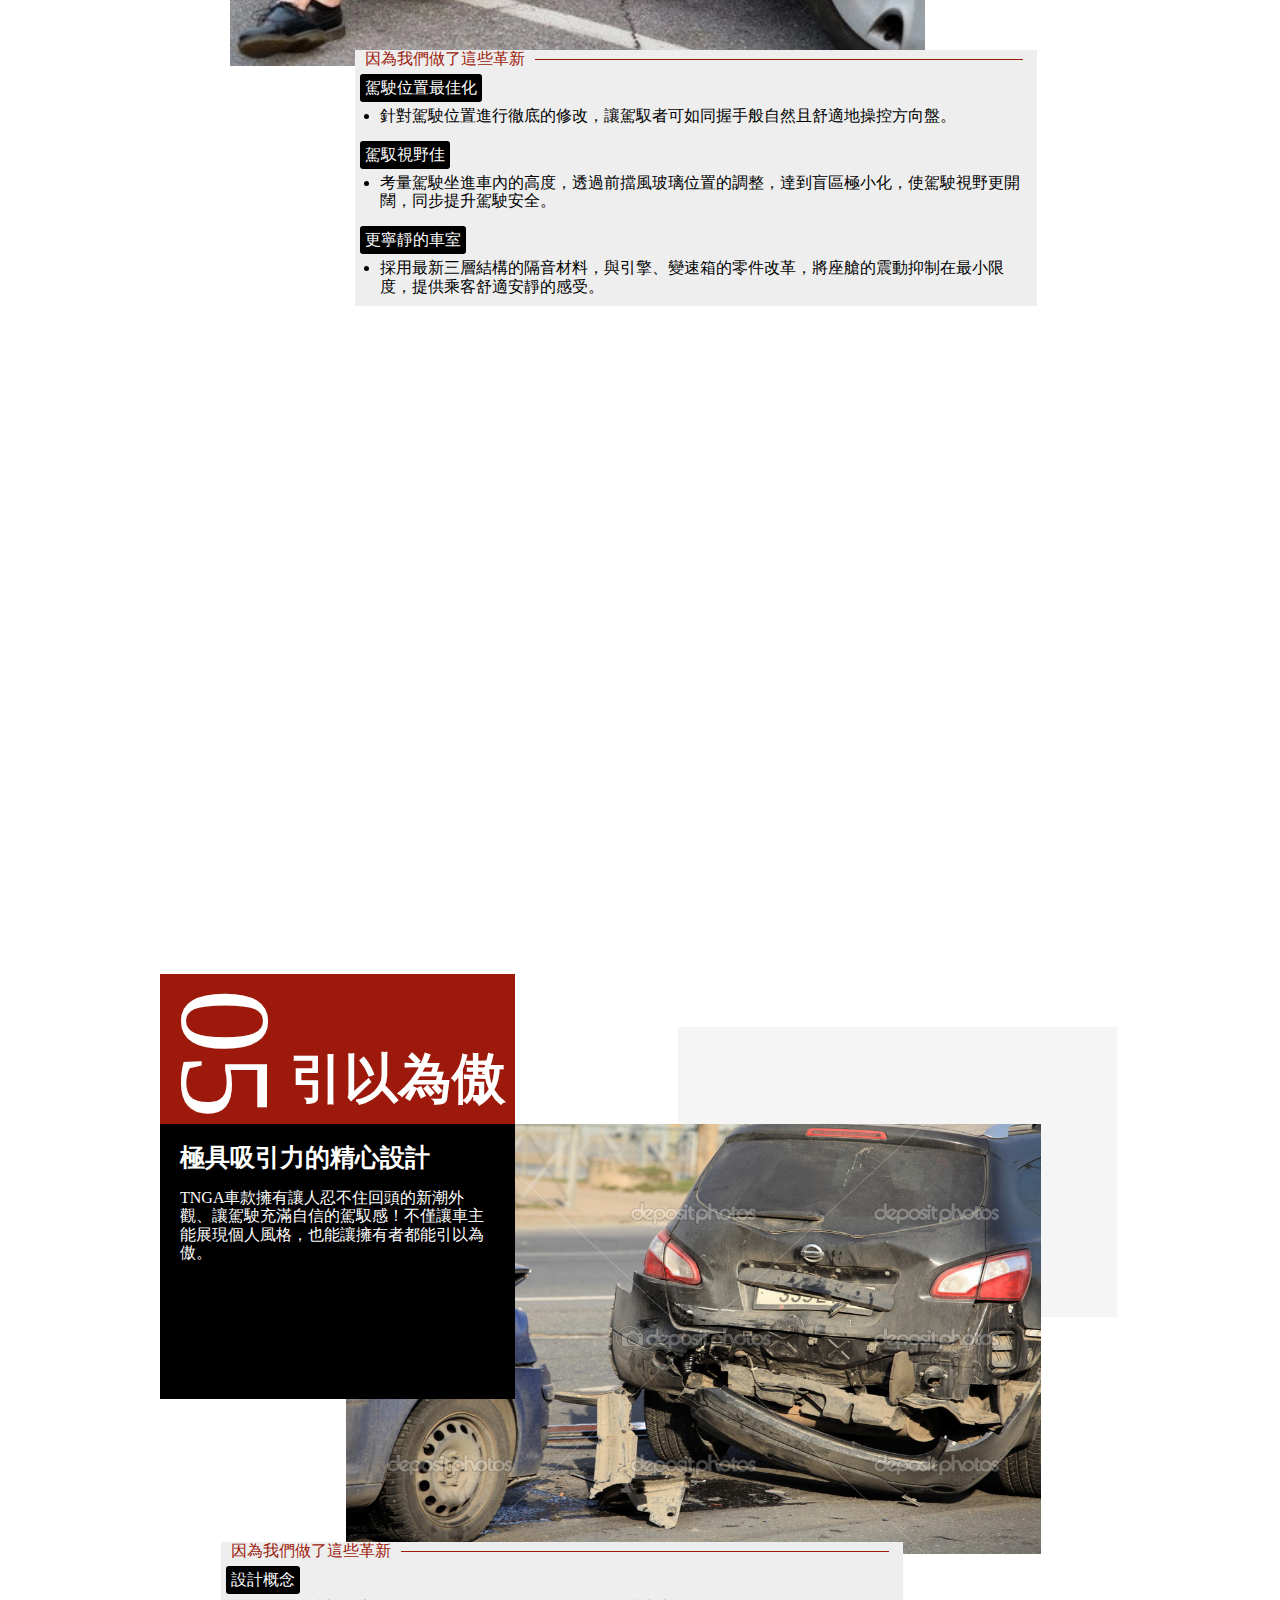
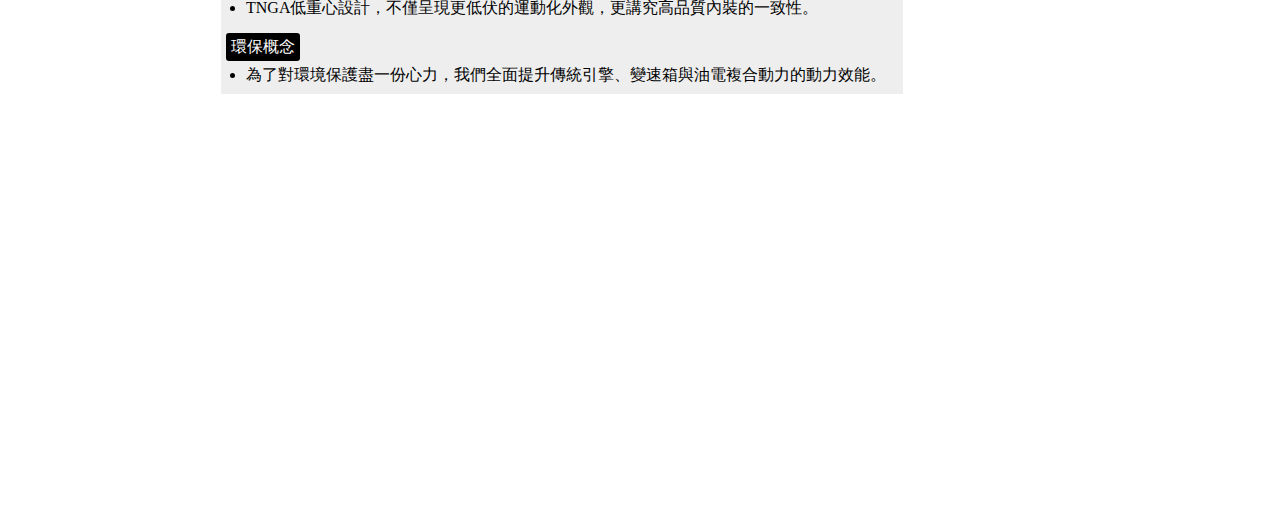
<file: Toyota/Toyota.html>
<!DOCTYPE html>
<html lang="en">
<head>
    <meta charset="UTF-8">
    <meta http-equiv="X-UA-Compatible" content="IE=edge">
    <meta name="viewport" content="width=device-width, initial-scale=1.0">
    <title>Document</title>
    <link rel="stylesheet" href="normalize.css">
    <link rel="stylesheet" href="style.css">
</head>
<body>
    <div class="wrap">
        <div class="topper">
            <h2>五大優勢<span class="title_line"></span></h2>
            <div class="nav">
                <a href="#">操控樂趣</a>
                <a href="#">安全守護</a>
                <a href="#">乘坐舒適</a>
                <a href="#">以人為本</a>
                <a href="#">引以為傲</a>
            </div>
        </div>
        <div class="column">
            <div class="theme">
                <div class="title">
                    <h2><span class="rotated">01</span>操控樂趣</h2>
                </div>
                <div class="content">
                    <h5>人人滿意的駕駛體驗</h5>
                    <p>透過最佳的重量分配，實現平順起步、直線穩定加速、過彎同時保持車身平穩，帶給駕駛更靈敏的道路反饋，享受隨心奔馳的行駛快感</p>
                </div>
            </div>
            <div class="photo">
                <img src="./photos/sedan.jpeg">
            </div>
            <div class="area"></div>
            <div class="description">
                <div class="slogan">
                    <span>因為我們做了這些革新</span>
                </div>
                <div class="key-point">
                    <p>低重心設計</p>
                    <ul>
                        <li>透過低重心設計，不僅呈現更低伏的外觀，更能減少車身側傾，保持高速行駛穩定性。</li>
                    </ul>
                </div>
                <div class="key-point">
                    <p>車體剛性強化</p>
                    <ul>
                        <li>車身結構採購超高強度鋼材，提高車輛穩定性，同時藉由雷射強化焊接技術，大幅增加焊點數量，提升車身抗扭剛性，強化駕馭穩定性及安全性。</li>
                    </ul>
                </div>
                <div class="key-point">
                    <p>四輪獨立懸吊</p>
                    <ul>
                        <li>搭載全新四輪獨立懸吊設定，透過懸吊的高承載強度，保持輪胎抓地力，同時兼顧轉向靈敏度與清晰路感回饋，提升駕馭樂趣。</li>
                    </ul>
                </div>
            </div>
        </div>
        <div class="r-column">
            <div class="r-theme">
                <div class="title">
                    <h2><span class="rotated">02</span>安全守護</h2>
                </div>
                <div class="content">
                    <h5>人人滿意的駕駛體驗</h5>
                    <p>透過最佳的重量分配，實現平順起步、直線穩定加速、過彎同時保持車身平穩，帶給駕駛更靈敏的道路反饋，享受隨心奔馳的行駛快感</p>
                </div>
            </div>
            <div class="r-photo">
                <img src="./photos/safety.jpg">
            </div>
            <div class="r-area"></div>
            <div class="r-description">
                <div class="slogan">
                    <span>因為我們做了這些革新</span>
                </div>
                <div class="key-point">
                    <p>低重心設計</p>
                    <ul>
                        <li>透過低重心設計，不僅呈現更低伏的外觀，更能減少車身側傾，保持高速行駛穩定性。</li>
                    </ul>
                </div>
                <div class="key-point">
                    <p>車體剛性強化</p>
                    <ul>
                        <li>車身結構採購超高強度鋼材，提高車輛穩定性，同時藉由雷射強化焊接技術，大幅增加焊點數量，提升車身抗扭剛性，強化駕馭穩定性及安全性。</li>
                    </ul>
                </div>
                <div class="key-point">
                    <p>四輪獨立懸吊</p>
                    <ul>
                        <li>搭載全新四輪獨立懸吊設定，透過懸吊的高承載強度，保持輪胎抓地力，同時兼顧轉向靈敏度與清晰路感回饋，提升駕馭樂趣。</li>
                    </ul>
                </div>
            </div>
        </div>
        <div class="column">
            <div class="theme">
                <div class="title">
                    <h2><span class="rotated">03</span>乘坐舒適</h2>
                </div>
                <div class="content">
                    <h5>令人放鬆舒適的車室空間</h5>
                    <p>車室空間設計著重人體工學，透過方向盤、踏板等位置優化，追求更舒適的駕駛位置，並以新型座椅設計，提高座椅包覆性，致力實現長途駕駛部疲勞的舒適駕馭體驗。
                    </p>
                </div>
            </div>
            <div class="photo">
                <img src="./photos/turnover.jpg">
            </div>
            <div class="area"></div>
            <div class="description">
                <div class="slogan">
                    <span>因為我們做了這些革新</span>
                </div>
                <div class="key-point">
                    <p>駕駛位置最佳化</p>
                    <ul>
                        <li>針對駕駛位置進行徹底的修改，讓駕馭者可如同握手般自然且舒適地操控方向盤。</li>
                    </ul>
                </div>
                <div class="key-point">
                    <p>駕馭視野佳</p>
                    <ul>
                        <li>考量駕駛坐進車內的高度，透過前擋風玻璃位置的調整，達到盲區極小化，使駕駛視野更開闊，同步提升駕駛安全。</li>
                    </ul>
                </div>
                <div class="key-point">
                    <p>更寧靜的車室</p>
                    <ul>
                        <li>採用最新三層結構的隔音材料，與引擎、變速箱的零件改革，將座艙的震動抑制在最小限度，提供乘客舒適安靜的感受。</li>
                    </ul>
                </div>
            </div>
        </div>

        <div class="r-column">
            <div class="r-theme">
                <div class="title">
                    <h2><span class="rotated">04</span>以人為本</h2>
                </div>
                <div class="content">
                    <h5>令人放鬆舒適的車室空間</h5>
                    <p>車室空間設計著重人體工學，透過方向盤、踏板等位置優化，追求更舒適的駕駛位置，並以新型座椅設計，提高座椅包覆性，致力實現長途駕駛部疲勞的舒適駕馭體驗。
                    </p>
                </div>
            </div>
            <div class="r-photo">
                <img src="./photos/goooood.webp">
            </div>
            <div class="r-area"></div>
            <div class="r-description">
                <div class="slogan">
                    <span>因為我們做了這些革新</span>
                </div>
                <div class="key-point">
                    <p>駕駛位置最佳化</p>
                    <ul>
                        <li>針對駕駛位置進行徹底的修改，讓駕馭者可如同握手般自然且舒適地操控方向盤。</li>
                    </ul>
                </div>
                <div class="key-point">
                    <p>駕馭視野佳</p>
                    <ul>
                        <li>考量駕駛坐進車內的高度，透過前擋風玻璃位置的調整，達到盲區極小化，使駕駛視野更開闊，同步提升駕駛安全。</li>
                    </ul>
                </div>
                <div class="key-point">
                    <p>更寧靜的車室</p>
                    <ul>
                        <li>採用最新三層結構的隔音材料，與引擎、變速箱的零件改革，將座艙的震動抑制在最小限度，提供乘客舒適安靜的感受。</li>
                    </ul>
                </div>
            </div>
        </div>
        <div class="column">
            <div class="theme">
                <div class="title">
                    <h2><span class="rotated">05</span>引以為傲</h2>
                </div>
                <div class="content">
                    <h5>極具吸引力的精心設計</h5>
                    <p>TNGA車款擁有讓人忍不住回頭的新潮外觀、讓駕駛充滿自信的駕馭感！不僅讓車主能展現個人風格，也能讓擁有者都能引以為傲。
                    </p>
                </div>
            </div>
            <div class="photo">
                <img src="./photos/crush.jpg">
            </div>
            <div class="area"></div>
            <div class="description">
                <div class="slogan">
                    <span>因為我們做了這些革新</span>
                </div>
                <div class="key-point">
                    <p>設計概念</p>
                    <ul>
                        <li>TNGA低重心設計，不僅呈現更低伏的運動化外觀，更講究高品質內裝的一致性。</li>
                    </ul>
                </div>
                <div class="key-point">
                    <p>環保概念</p>
                    <ul>
                        <li>為了對環境保護盡一份心力，我們全面提升傳統引擎、變速箱與油電複合動力的動力效能。</li>
                    </ul>
                </div>
            </div>
        </div>
    </div>
</body>
</file>
<file: MAIKON/style.css>
.navigation{
    width: 100%;
    background-color: white;
    position: fixed;
    left: 0;
    right: 0;
}
.nav-row{
    display: flex;
    justify-content: space-between;
}
.logo{
    width: 17%;
    height: 110px;
    display: flex;
    flex-wrap: wrap;
    align-items: center;
}
.logo img{
    width: 158px;
    height: 54px;
}
.nav-bar{
    display: flex;
    align-items: center;
    justify-content: right;
    width: 53%;
}
.link{
    display: inline-block;
    color: dimgrey;
    font-size: 17px;
    text-align: right;
    margin: 10px;
    text-decoration: none;
}
.link:first-child{
    border-bottom: solid #ADB6C7;
}
.link:hover{
    border-bottom: solid #ADB6C7;
}
.subscribe{
    width: 20%;
    display: flex;
    align-items: center;
    justify-content: center;
    border-style: solid dimgrey;
    border-width: 10px;
}
.subscribe a{
    padding: 12px;
    border-radius: 5px;
    font-weight: bold;
    color: dimgrey;
    text-align: right;
    text-decoration: none;
    
}
.subscribe a:hover{
    color: white;
    background-color: #1fde82;
}
.features{
    padding-top: 118px;
    margin: auto;
    box-sizing: border-box;
}
.content-title{
    font-size: 27px;
    margin-left: 32px;
}
.content-title h2{
    color: #1d273b;
    font-family: Roboto, sans-serif;
    font-size: 58px;
}
.content-paragraph{
    margin-left: 32px;
    width: 65%;
}
.content-paragraph p{
    color: #5d6678;
}
.left-content{
    width: 50%;
}
.right-content{
    display: flex;
    /* margin: 40px; */
}
.right-content img{
    max-width: 90%;
    max-height: 90%;
}
.btn-column{
    margin-left: 32px;
    margin-top: 48px;
}
.btn-column a:last-child{
    color: #3b3d42;
}
.green-btn{
    color: white;
    background-color: #1fde82;
    text-decoration: none;
    padding: 15px;
    border-radius: 10px;
}
.green-btn:nth-child(even){
    background-color: #fff;
    color: #3b3d42;
}
.six-elements{
    display: flex;
    flex-wrap: wrap;
    margin: auto;
    text-decoration: none;
}
.element{
    width: 370px;
    height: 430px;
    padding: 40px;
    box-sizing: border-box;
    font-size: 22px;
    background-color: white;
}
.element-content{
    height: 120px;
}
.element a{
    text-decoration: none;
    font-size: 18px;
    color: #5D6678;
}
.project-pic{
    padding: 20px;
    box-sizing: border-box;
}
.project-pic img{
    width: 100%;
}
.project-pic:hover{
    ;
}
</file>
<file: MAIKON/grid.css>
.container{
    max-width: 1200px;
    margin: auto;
    padding-left: 10px;
    padding-right: 10px;
    box-sizing: border-box;
}

.row{
    display: flex;
    flex-wrap: wrap;
    margin-left: -10px;
    margin-right: -10px;
}

.item{
    height: 100px;
    background-color: #fa0;
    margin-bottom: 20px;
}

.row-cols-1 > .col{
    width: 100%;
}
.row-cols-2 > .col{
    width: 50%;
}
.row-cols-3 > .col{
    width: 33.3333%;
}
.row-cols-4 > .col{
    width: 25%;
}
.row-cols-5 > .col{
    width: 20%;
}
.row-cols-6 > .col{
    width: 16.6666%;
}

[class*='col-']
[class*='row-cols'] > .col{
        padding-left: 15px;
        padding-right: 15px;
        box-sizing: border-box;
}

.col-1{ width: 8.333333%; }
.col-2{ width: 16.666666%; }
.col-3{ width: 25%; }
.col-4{ width: 33.33333%; }
.col-5{ width: 41.66666%; }
.col-6{ width: 50%; }
.col-7{ width: 58.33333%; }
.col-8{ width: 66.66666%; }
.col-9{ width: 75%; }
.col-10{ width: 83.33333%; }
.col-11{ width: 91.6666%; }
.col-12{ width: 100%; }

@media screen and (min-width: 768px){
.col-md-1{ width: 8.333333%; }
.col-md-2{ width: 16.666666%; }
.col-md-3{ width: 25%; }
.col-md-4{ width: 33.33333%; }
.col-md-5{ width: 41.66666%; }
.col-md-6{ width: 50%; }
.col-md-7{ width: 58.33333%; }
.col-md-8{ width: 66.66666%; }
.col-md-9{ width: 75%; }
.col-md-10{ width: 83.33333%; }
.col-md-11{ width: 91.6666%; }
.col-md-12{ width: 100%; }
}

@media screen and (min-width: 1024px){
.col-lg-1{ width: 8.333333%; }
.col-lg-2{ width: 16.666666%; }
.col-lg-3{ width: 25%; }
.col-lg-4{ width: 33.33333%; }
.col-lg-5{ width: 41.66666%; }
.col-lg-6{ width: 50%; }
.col-lg-7{ width: 58.33333%; }
.col-lg-8{ width: 66.66666%; }
.col-lg-9{ width: 75%; }
.col-lg-10{ width: 83.33333%; }
.col-lg-11{ width: 91.6666%; }
.col-lg-12{ width: 100%; }
}

@media screen and (min-width: 1200px){
.col-xl-1{ width: 8.333333%; }
.col-xl-2{ width: 16.666666%; }
.col-xl-3{ width: 25%; }
.col-xl-4{ width: 33.33333%; }
.col-xl-5{ width: 41.66666%; }
.col-xl-6{ width: 50%; }
.col-xl-7{ width: 58.33333%; }
.col-xl-8{ width: 66.66666%; }
.col-xl-9{ width: 75%; }
.col-xl-10{ width: 83.33333%; }
.col-xl-11{ width: 91.6666%; }
.col-xl-12{ width: 100%; }
}
</file>
<file: Toyota/style.css>
<<<<<<< HEAD
.wrap{
    width: 1263px;
}
.topper h2{
    font-size: 40px;
    text-align: center;
}
.title_line{
    display: block;
    width: 38px;
    height: 4px;
    margin: 18px auto 0;
    background-color: #000000;
    vertical-align: baseline;
}
.nav{
    width: 960px;
    height: 38px;
    display: flex;
    margin: auto;
}
.nav a{
    box-sizing: border-box;
    color: black;
    text-align: center;
    width: 184px;
    height: 38px;
    text-decoration: none;
    margin: auto;
    font-size: 20px;
    border-style: dotted;
    border-color: gray;
    border-bottom: solid #9d190b 3px;
    transition: 1s;
}
.nav a:hover{
    border-bottom: solid #9d190b 38px;
}
.photo{
    position: relative;
    top: -108px;
    left: 27%;
    z-index: 1;
}
img{
    width: 695px;
    height: 430px;
}
.theme{
    width: 355px;
    height: 388px;
    box-sizing: border-box;
    display: inline-block;
    z-index: 2;
    position: relative;
    left: 12.5%;
    top: 130px;
    z-index: 2;
}
.title{
    background-color: #9d190b;
    color: white;
    width: 355px;
    height: 150px;
    font-size: 36px;
    padding: 5px 5px 2px 0px;
    box-sizing: border-box;
}
.rotated{
    font-size: 130px;
    font-weight: 10;
    transform: rotate(90deg);
    display: inline-block;
}
.title h2{
    margin-top: 0%;
    text-align: left;
}
h5{
    font-size: 25px;
    margin: 0;
}
.content{
    background-color: black;
    color: white;
    width: 355px;
    height: 275px;
    padding: 20px;
    box-sizing: border-box; 
}
.area{
    width: 439px;
    height: 290px;
    background-color: #f5f5f5;
    z-index: 0;
    position: relative;
    left: 53%;
    bottom: 639px;
}
.description{
    background-color: #eeeeee;
    width: 682px;
    box-sizing: border-box;
    display: inline-block;
    position: relative;
    left: 221px;
    bottom: 414px;
    z-index: 2;
}
.slogan{
    display: inline;
    color: #9d190b;
    width: 450px;
    height: 100px;
    margin: 10px;
    position: relative;
}
.slogan::after{
    content: "";
    position: absolute;
    top: 50%;
    background: #9d190b;
    width: 305%;
    height: 1px;
    margin-left: 10px;
}
.key-point p{
    background-color: black;
    color: white;
    width: auto;
    margin: 5px;
    padding: 5px;
    border-radius: 3px;
    display: inline-block;
}
.key-point ul{
    margin: 0px 10px 10px 25px;
    padding: 0;
}
.r-theme{
    width: 355px;
    height: 388px;
    box-sizing: border-box;
    display: inline-block;
    z-index: 2;
    position: relative;
    left: 54%;
    top: 10px;
    z-index: 2;
}
.r-photo{
    position: relative;
    top: -228px;
    left: 18%;
    z-index: 1;
}
.r-description{
    background-color: rgb(238, 238, 238);
    width: 682px;
    box-sizing: border-box;
    display: inline-block;
    position: relative;
    left: 355px;
    bottom: 538px;
    z-index: 2;
}
.r-area{
    width: 439px;
    height: 290px;
    background-color: #f5f5f5;
    z-index: 0;
    position: relative;
    left: 13%;
    bottom: 752px;
=======
.wrap{
    width: 1263px;
}
.topper h2{
    font-size: 40px;
    text-align: center;
}
.title_line{
    display: block;
    width: 38px;
    height: 4px;
    margin: 18px auto 0;
    background-color: #000000;
    vertical-align: baseline;
}
.nav{
    width: 960px;
    height: 38px;
    display: flex;
    margin: auto;
}
.nav a{
    box-sizing: border-box;
    color: black;
    text-align: center;
    width: 184px;
    height: 38px;
    text-decoration: none;
    margin: auto;
    font-size: 20px;
    border-style: dotted;
    border-color: gray;
    border-bottom: solid #9d190b 3px;
    transition: 1s;
}
.nav a:hover{
    border-bottom: solid #9d190b 38px;
}
.photo{
    position: relative;
    top: -108px;
    left: 27%;
    z-index: 1;
}
img{
    width: 695px;
    height: 430px;
}
.theme{
    width: 355px;
    height: 388px;
    box-sizing: border-box;
    display: inline-block;
    z-index: 2;
    position: relative;
    left: 12.5%;
    top: 130px;
    z-index: 2;
}
.title{
    background-color: #9d190b;
    color: white;
    width: 355px;
    height: 150px;
    font-size: 36px;
    padding: 5px 5px 2px 0px;
    box-sizing: border-box;
}
.rotated{
    font-size: 130px;
    font-weight: 10;
    transform: rotate(90deg);
    display: inline-block;
}
.title h2{
    margin-top: 0%;
    text-align: left;
}
h5{
    font-size: 25px;
    margin: 0;
}
.content{
    background-color: black;
    color: white;
    width: 355px;
    height: 275px;
    padding: 20px;
    box-sizing: border-box; 
}
.area{
    width: 439px;
    height: 290px;
    background-color: #f5f5f5;
    z-index: 0;
    position: relative;
    left: 53%;
    bottom: 639px;
}
.description{
    background-color: #eeeeee;
    width: 682px;
    box-sizing: border-box;
    display: inline-block;
    position: relative;
    left: 221px;
    bottom: 414px;
    z-index: 2;
}
.slogan{
    display: inline;
    color: #9d190b;
    width: 450px;
    height: 100px;
    margin: 10px;
    position: relative;
}
.slogan::after{
    content: "";
    position: absolute;
    top: 50%;
    background: #9d190b;
    width: 305%;
    height: 1px;
    margin-left: 10px;
}
.key-point p{
    background-color: black;
    color: white;
    width: auto;
    margin: 5px;
    padding: 5px;
    border-radius: 3px;
    display: inline-block;
}
.key-point ul{
    margin: 0px 10px 10px 25px;
    padding: 0;
}
.r-theme{
    width: 355px;
    height: 388px;
    box-sizing: border-box;
    display: inline-block;
    z-index: 2;
    position: relative;
    left: 54%;
    top: 10px;
    z-index: 2;
}
.r-photo{
    position: relative;
    top: -228px;
    left: 18%;
    z-index: 1;
}
.r-description{
    background-color: rgb(238, 238, 238);
    width: 682px;
    box-sizing: border-box;
    display: inline-block;
    position: relative;
    left: 355px;
    bottom: 538px;
    z-index: 2;
}
.r-area{
    width: 439px;
    height: 290px;
    background-color: #f5f5f5;
    z-index: 0;
    position: relative;
    left: 13%;
    bottom: 752px;
>>>>>>> 5b97804fe9fc7fdce18d1c10bc06f38966c2aabd
}
</file>
